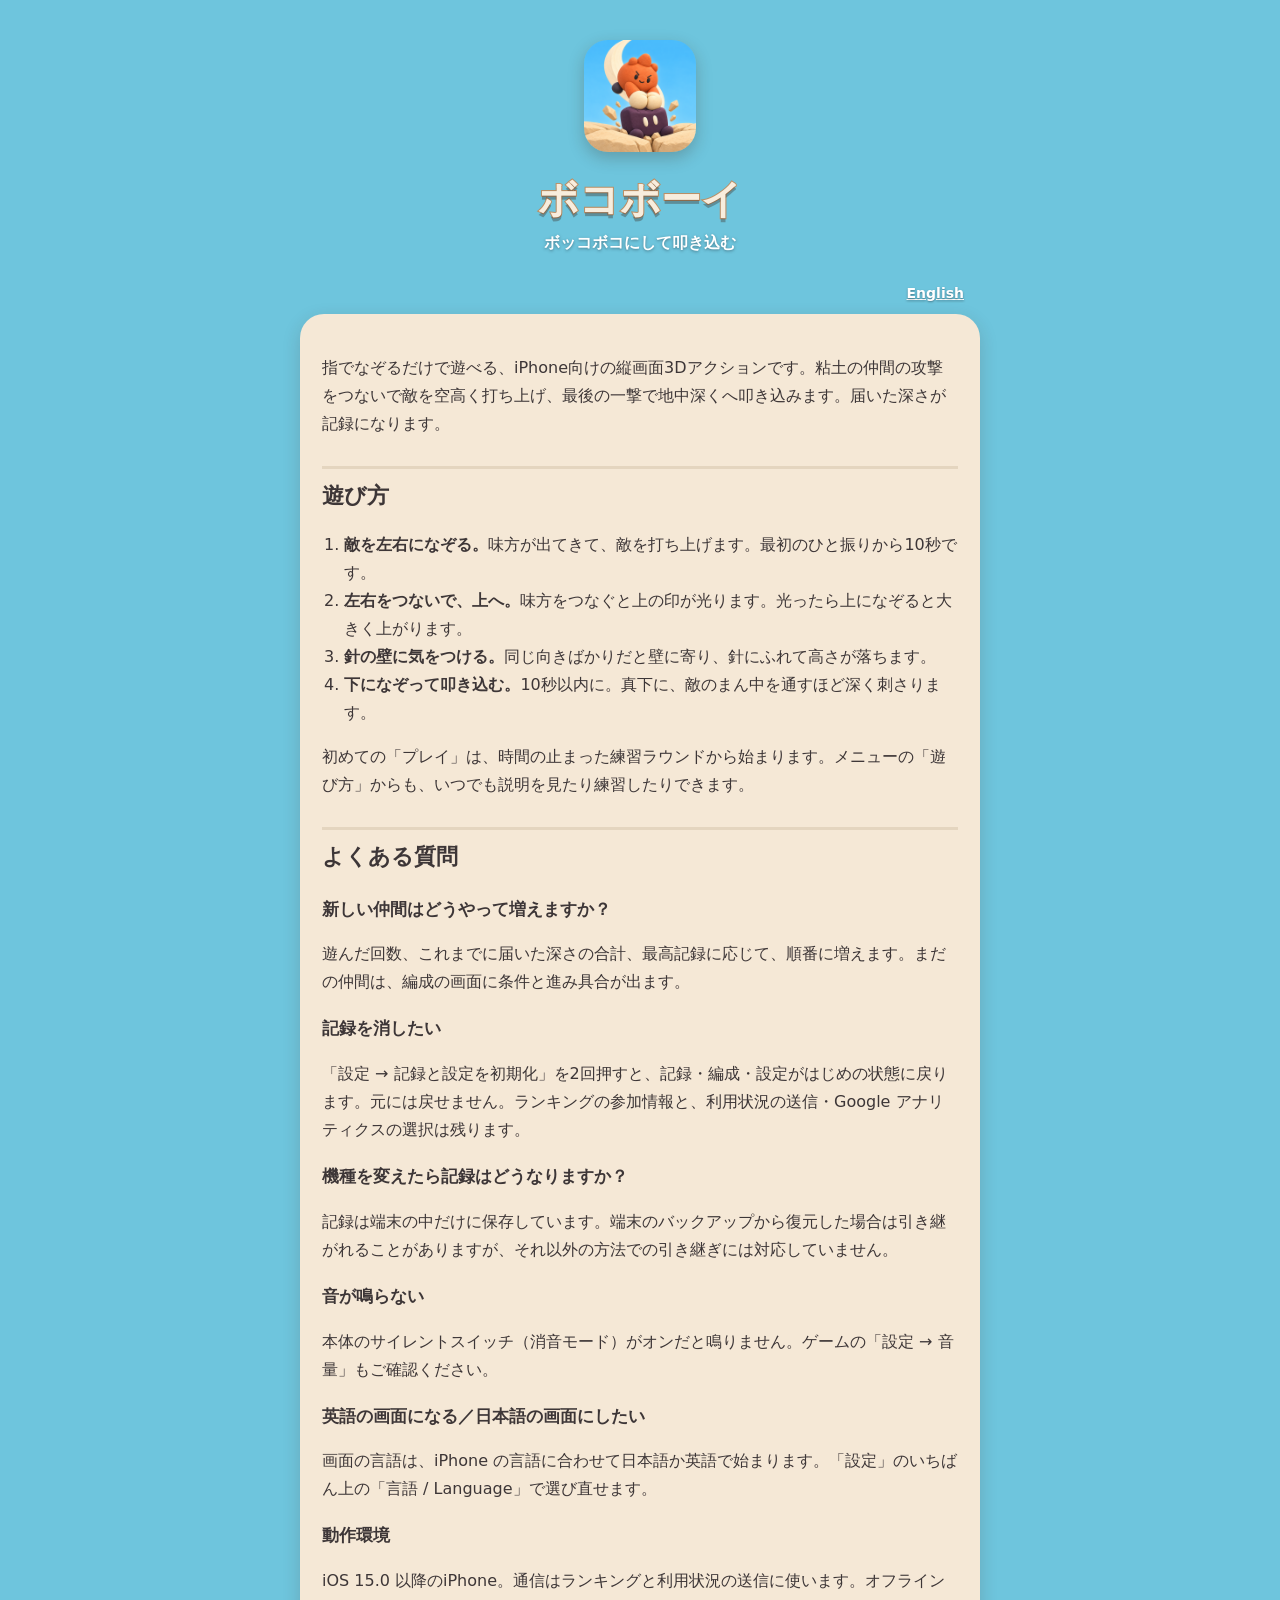
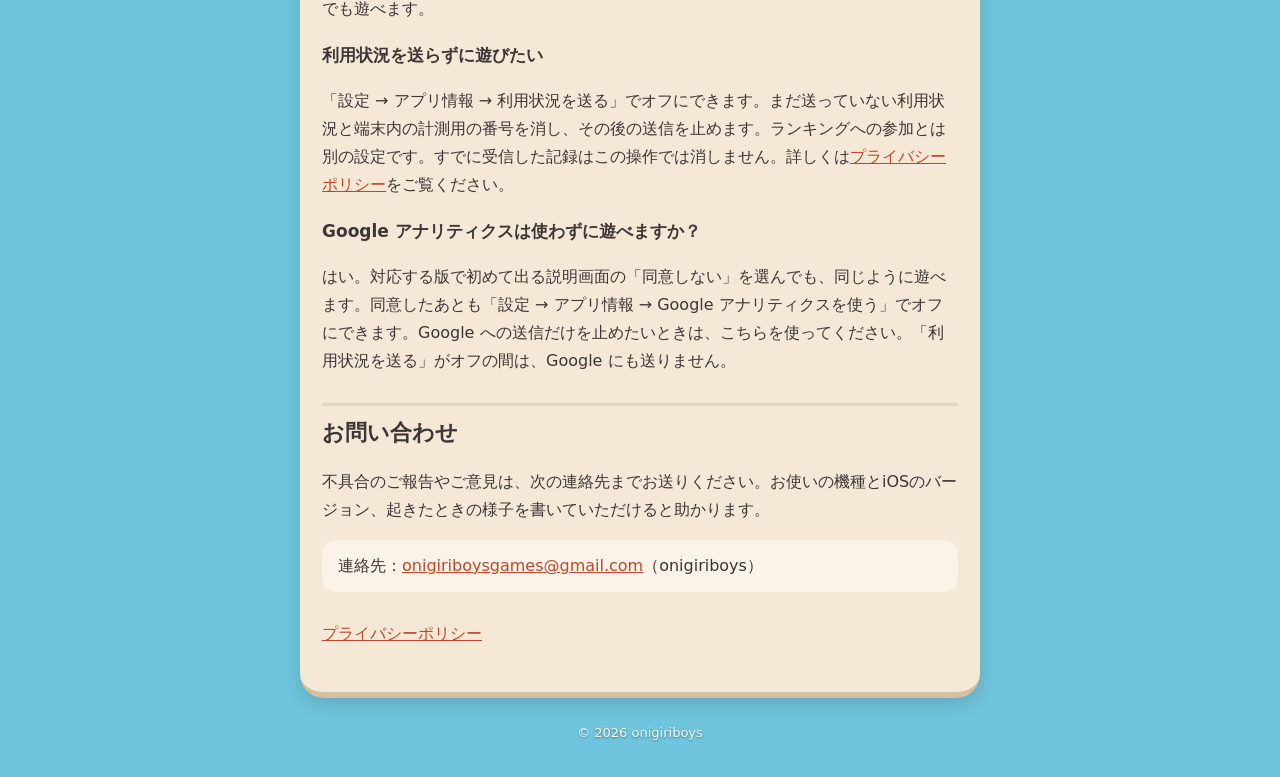
<file: index.html>
<!doctype html>
<html lang="ja">
<head>
<meta charset="utf-8">
<meta name="viewport" content="width=device-width, initial-scale=1">
<title>ボコボーイ｜サポート</title>
<meta name="description" content="ボッコボコにして叩き込む。iPhone向け縦画面アクション「ボコボーイ」のサポートページ。">
<link rel="alternate" hreflang="en" href="en.html">
<link rel="stylesheet" href="style.css">
</head>
<body>
<header class="hero">
  <img src="icon.png" alt="" width="112" height="112" class="icon">
  <h1>ボコボーイ</h1>
  <p class="tagline">ボッコボコにして叩き込む</p>
</header>
<p class="lang"><a href="en.html" hreflang="en" lang="en">English</a></p>
<main>
  <p>指でなぞるだけで遊べる、iPhone向けの縦画面3Dアクションです。粘土の仲間の攻撃をつないで敵を空高く打ち上げ、最後の一撃で地中深くへ叩き込みます。届いた深さが記録になります。</p>

  <h2>遊び方</h2>
  <ol>
    <li><strong>敵を左右になぞる。</strong>味方が出てきて、敵を打ち上げます。最初のひと振りから10秒です。</li>
    <li><strong>左右をつないで、上へ。</strong>味方をつなぐと上の印が光ります。光ったら上になぞると大きく上がります。</li>
    <li><strong>針の壁に気をつける。</strong>同じ向きばかりだと壁に寄り、針にふれて高さが落ちます。</li>
    <li><strong>下になぞって叩き込む。</strong>10秒以内に。真下に、敵のまん中を通すほど深く刺さります。</li>
  </ol>
  <p>初めての「プレイ」は、時間の止まった練習ラウンドから始まります。メニューの「遊び方」からも、いつでも説明を見たり練習したりできます。</p>

  <h2>よくある質問</h2>
  <h3>新しい仲間はどうやって増えますか？</h3>
  <p>遊んだ回数、これまでに届いた深さの合計、最高記録に応じて、順番に増えます。まだの仲間は、編成の画面に条件と進み具合が出ます。</p>
  <h3>記録を消したい</h3>
  <p>「設定 → 記録と設定を初期化」を2回押すと、記録・編成・設定がはじめの状態に戻ります。元には戻せません。ランキングの参加情報と、利用状況の送信・Google アナリティクスの選択は残ります。</p>
  <h3>機種を変えたら記録はどうなりますか？</h3>
  <p>記録は端末の中だけに保存しています。端末のバックアップから復元した場合は引き継がれることがありますが、それ以外の方法での引き継ぎには対応していません。</p>
  <h3>音が鳴らない</h3>
  <p>本体のサイレントスイッチ（消音モード）がオンだと鳴りません。ゲームの「設定 → 音量」もご確認ください。</p>
  <h3>英語の画面になる／日本語の画面にしたい</h3>
  <p>画面の言語は、iPhone の言語に合わせて日本語か英語で始まります。「設定」のいちばん上の「言語 / Language」で選び直せます。</p>
  <h3>動作環境</h3>
  <p>iOS 15.0 以降のiPhone。通信はランキングと利用状況の送信に使います。オフラインでも遊べます。</p>
  <h3>利用状況を送らずに遊びたい</h3>
  <p>「設定 → アプリ情報 → 利用状況を送る」でオフにできます。まだ送っていない利用状況と端末内の計測用の番号を消し、その後の送信を止めます。ランキングへの参加とは別の設定です。すでに受信した記録はこの操作では消しません。詳しくは<a href="privacy.html">プライバシーポリシー</a>をご覧ください。</p>
  <h3>Google アナリティクスは使わずに遊べますか？</h3>
  <p>はい。対応する版で初めて出る説明画面の「同意しない」を選んでも、同じように遊べます。同意したあとも「設定 → アプリ情報 → Google アナリティクスを使う」でオフにできます。Google への送信だけを止めたいときは、こちらを使ってください。「利用状況を送る」がオフの間は、Google にも送りません。</p>

  <h2 id="contact">お問い合わせ</h2>
  <p>不具合のご報告やご意見は、次の連絡先までお送りください。お使いの機種とiOSのバージョン、起きたときの様子を書いていただけると助かります。</p>
  <p class="contact">連絡先：<a href="mailto:onigiriboysgames@gmail.com">onigiriboysgames@gmail.com</a>（onigiriboys）</p>

  <p class="links"><a href="privacy.html">プライバシーポリシー</a></p>
</main>
<footer>© 2026 onigiriboys</footer>
</body>
</html>
</file>
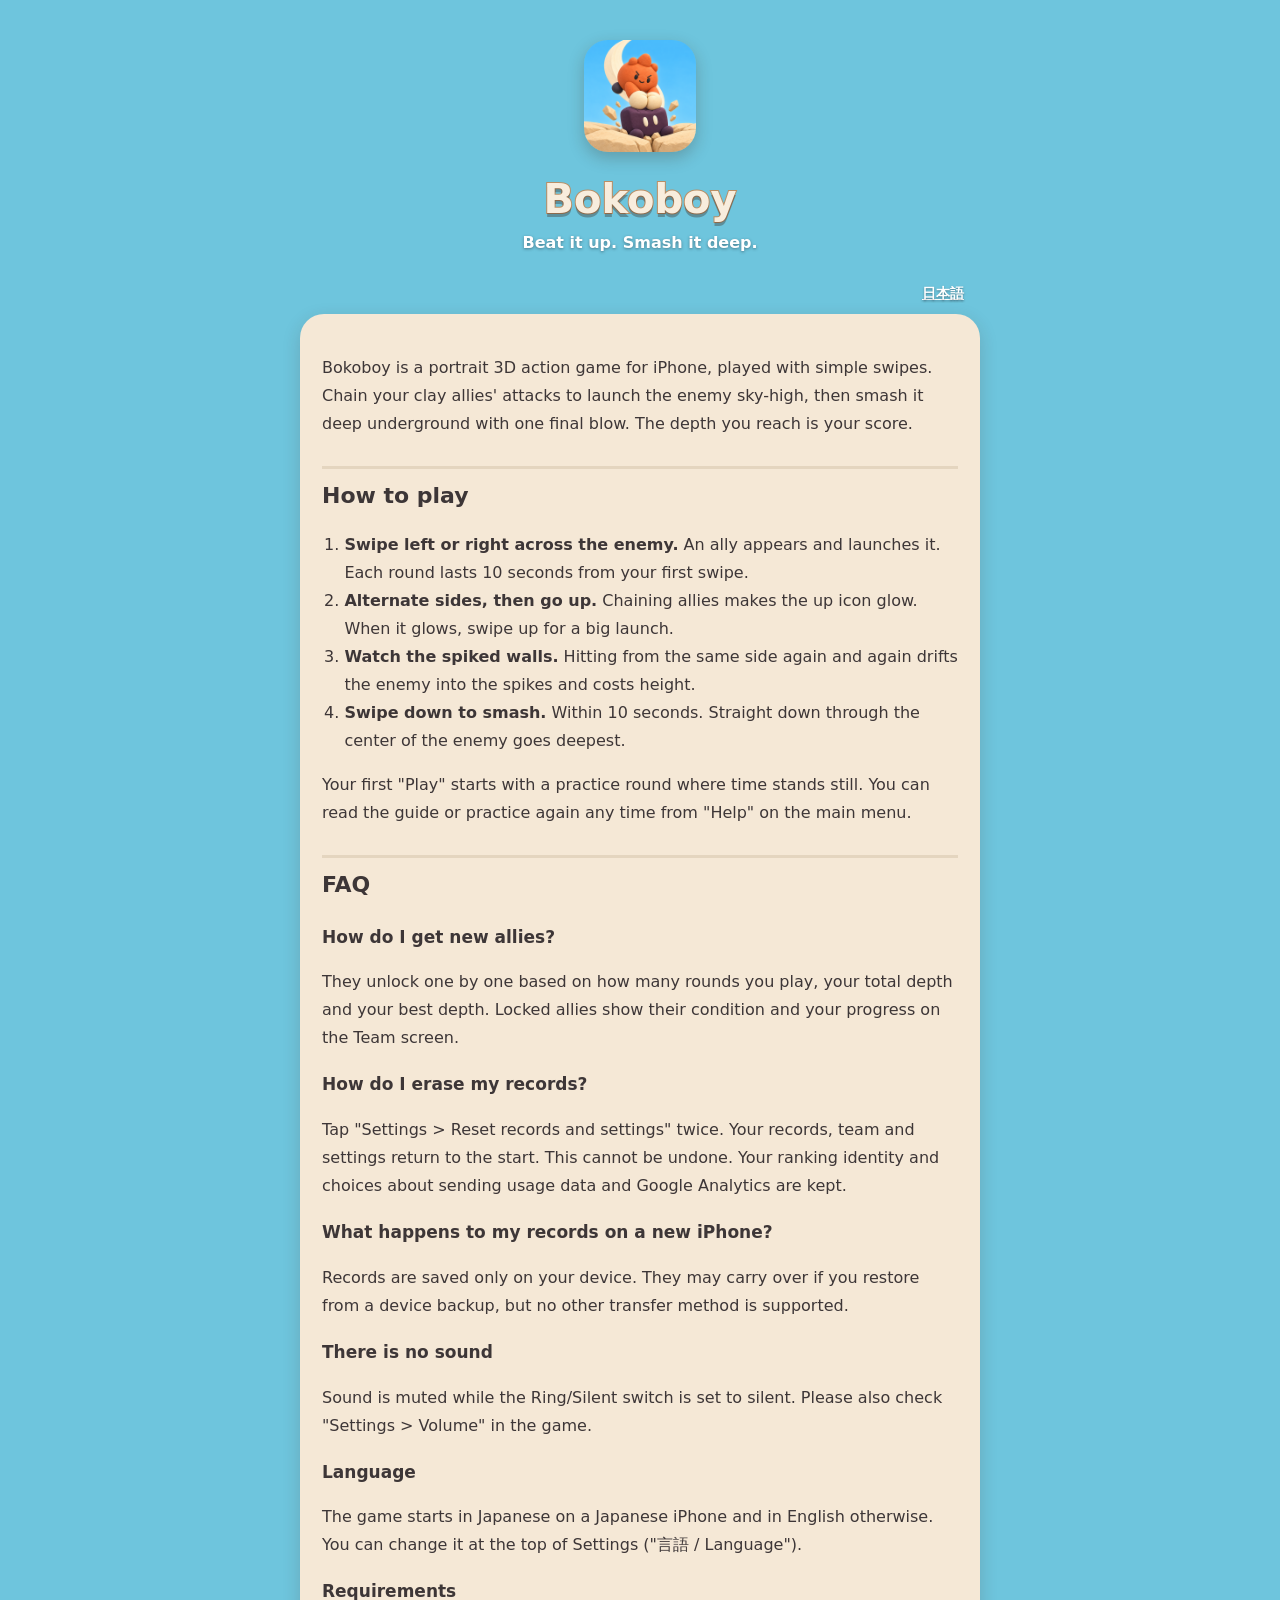
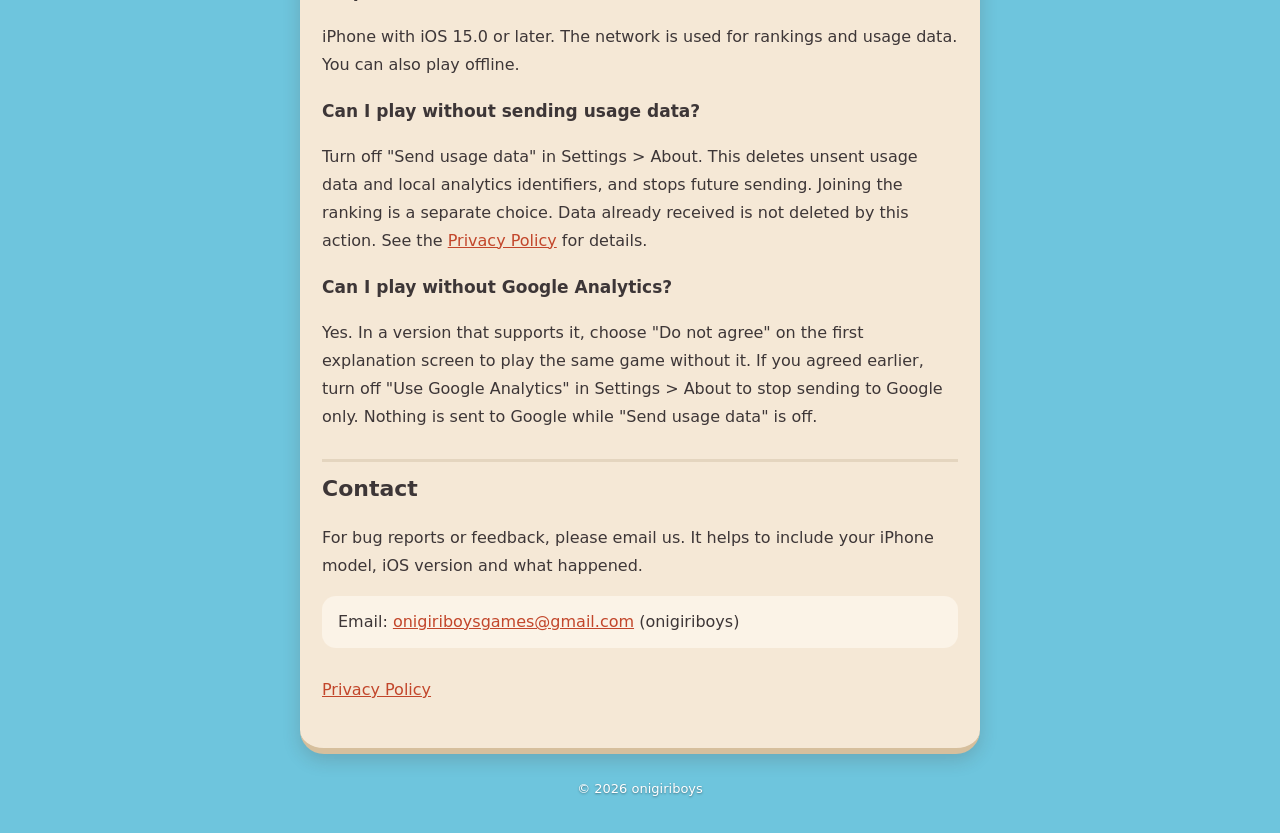
<file: en.html>
<!doctype html>
<html lang="en">
<head>
<meta charset="utf-8">
<meta name="viewport" content="width=device-width, initial-scale=1">
<title>Bokoboy | Support</title>
<meta name="description" content="Beat it up. Smash it deep. Support page for Bokoboy, a portrait action game for iPhone.">
<link rel="alternate" hreflang="ja" href="index.html">
<link rel="stylesheet" href="style.css">
</head>
<body>
<header class="hero">
  <img src="icon.png" alt="" width="112" height="112" class="icon">
  <h1>Bokoboy</h1>
  <p class="tagline">Beat it up. Smash it deep.</p>
</header>
<p class="lang"><a href="index.html" hreflang="ja" lang="ja">日本語</a></p>
<main>
  <p>Bokoboy is a portrait 3D action game for iPhone, played with simple swipes. Chain your clay allies' attacks to launch the enemy sky-high, then smash it deep underground with one final blow. The depth you reach is your score.</p>

  <h2>How to play</h2>
  <ol>
    <li><strong>Swipe left or right across the enemy.</strong> An ally appears and launches it. Each round lasts 10 seconds from your first swipe.</li>
    <li><strong>Alternate sides, then go up.</strong> Chaining allies makes the up icon glow. When it glows, swipe up for a big launch.</li>
    <li><strong>Watch the spiked walls.</strong> Hitting from the same side again and again drifts the enemy into the spikes and costs height.</li>
    <li><strong>Swipe down to smash.</strong> Within 10 seconds. Straight down through the center of the enemy goes deepest.</li>
  </ol>
  <p>Your first "Play" starts with a practice round where time stands still. You can read the guide or practice again any time from "Help" on the main menu.</p>

  <h2>FAQ</h2>
  <h3>How do I get new allies?</h3>
  <p>They unlock one by one based on how many rounds you play, your total depth and your best depth. Locked allies show their condition and your progress on the Team screen.</p>
  <h3>How do I erase my records?</h3>
  <p>Tap "Settings &gt; Reset records and settings" twice. Your records, team and settings return to the start. This cannot be undone. Your ranking identity and choices about sending usage data and Google Analytics are kept.</p>
  <h3>What happens to my records on a new iPhone?</h3>
  <p>Records are saved only on your device. They may carry over if you restore from a device backup, but no other transfer method is supported.</p>
  <h3>There is no sound</h3>
  <p>Sound is muted while the Ring/Silent switch is set to silent. Please also check "Settings &gt; Volume" in the game.</p>
  <h3>Language</h3>
  <p>The game starts in Japanese on a Japanese iPhone and in English otherwise. You can change it at the top of Settings ("言語 / Language").</p>
  <h3>Requirements</h3>
  <p>iPhone with iOS 15.0 or later. The network is used for rankings and usage data. You can also play offline.</p>
  <h3>Can I play without sending usage data?</h3>
  <p>Turn off "Send usage data" in Settings &gt; About. This deletes unsent usage data and local analytics identifiers, and stops future sending. Joining the ranking is a separate choice. Data already received is not deleted by this action. See the <a href="privacy-en.html">Privacy Policy</a> for details.</p>
  <h3>Can I play without Google Analytics?</h3>
  <p>Yes. In a version that supports it, choose "Do not agree" on the first explanation screen to play the same game without it. If you agreed earlier, turn off "Use Google Analytics" in Settings &gt; About to stop sending to Google only. Nothing is sent to Google while "Send usage data" is off.</p>

  <h2 id="contact">Contact</h2>
  <p>For bug reports or feedback, please email us. It helps to include your iPhone model, iOS version and what happened.</p>
  <p class="contact">Email: <a href="mailto:onigiriboysgames@gmail.com">onigiriboysgames@gmail.com</a> (onigiriboys)</p>

  <p class="links"><a href="privacy-en.html">Privacy Policy</a></p>
</main>
<footer>© 2026 onigiriboys</footer>
</body>
</html>
</file>
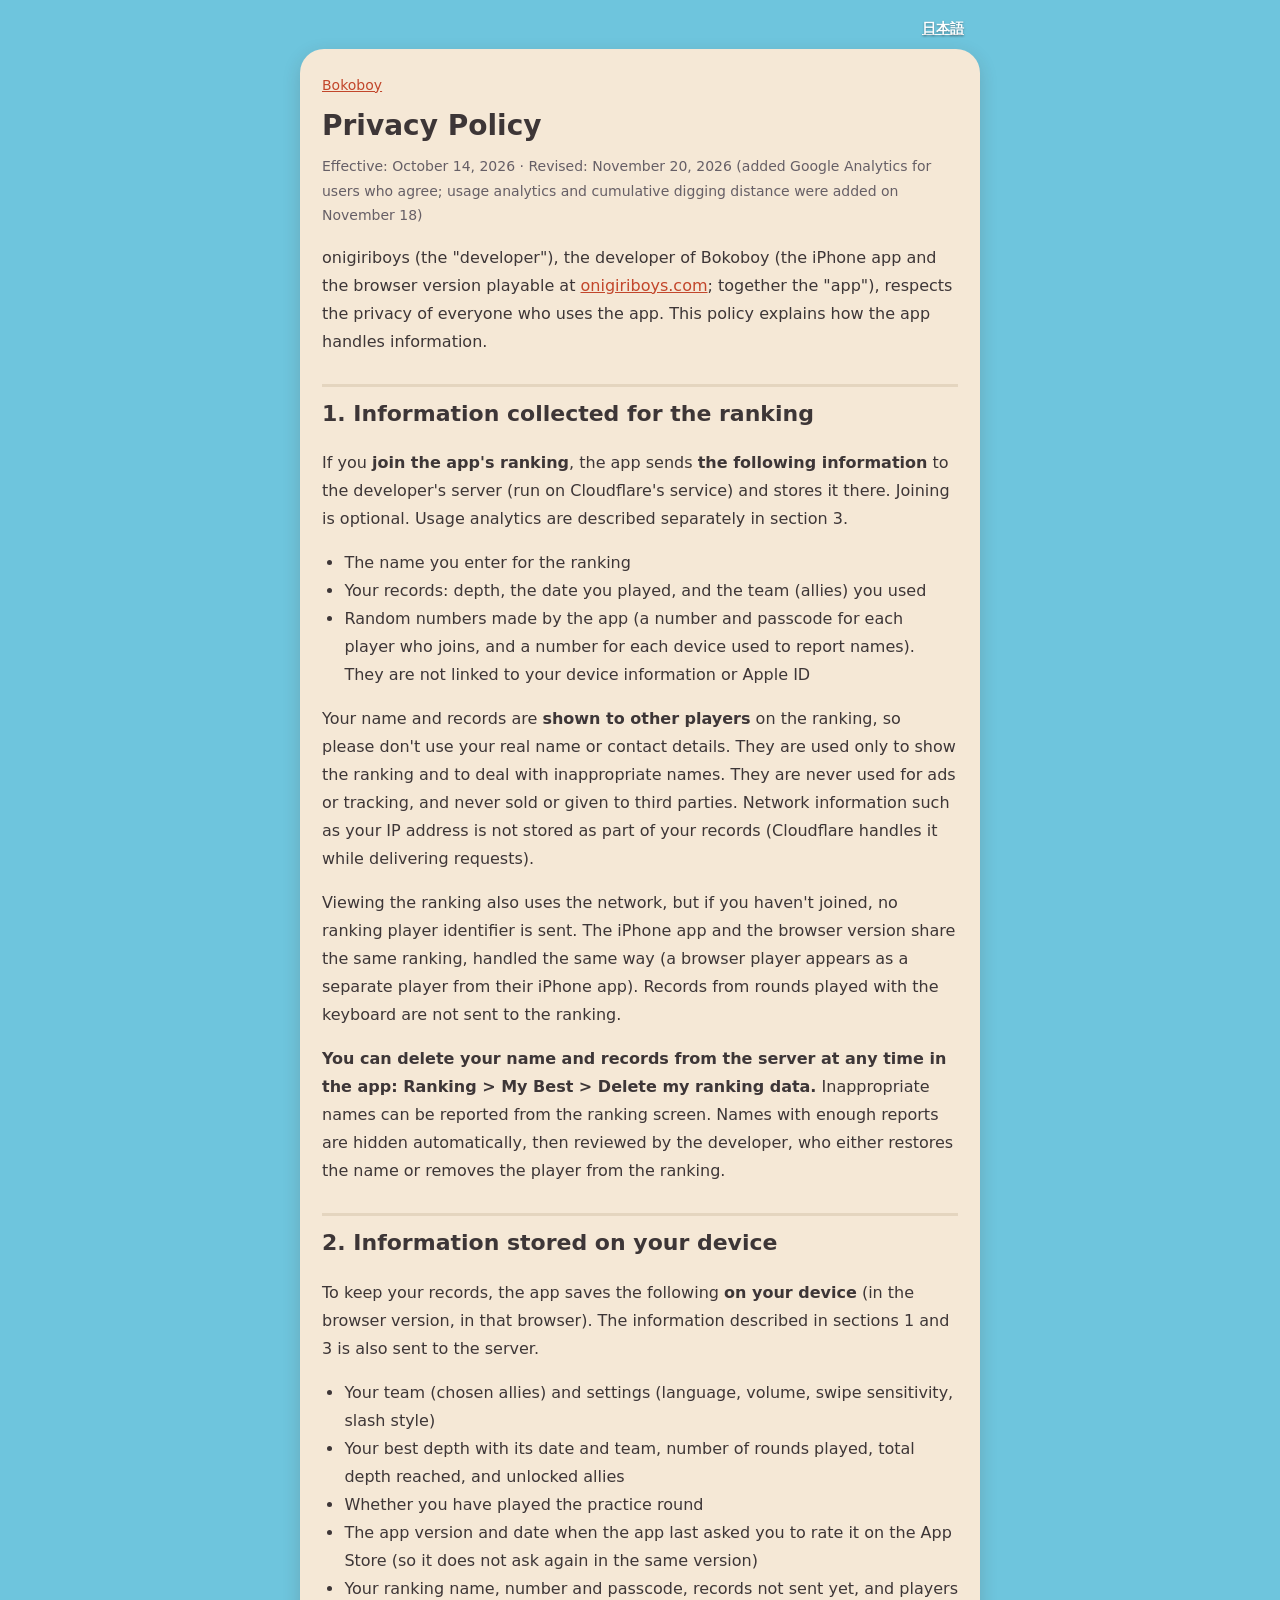
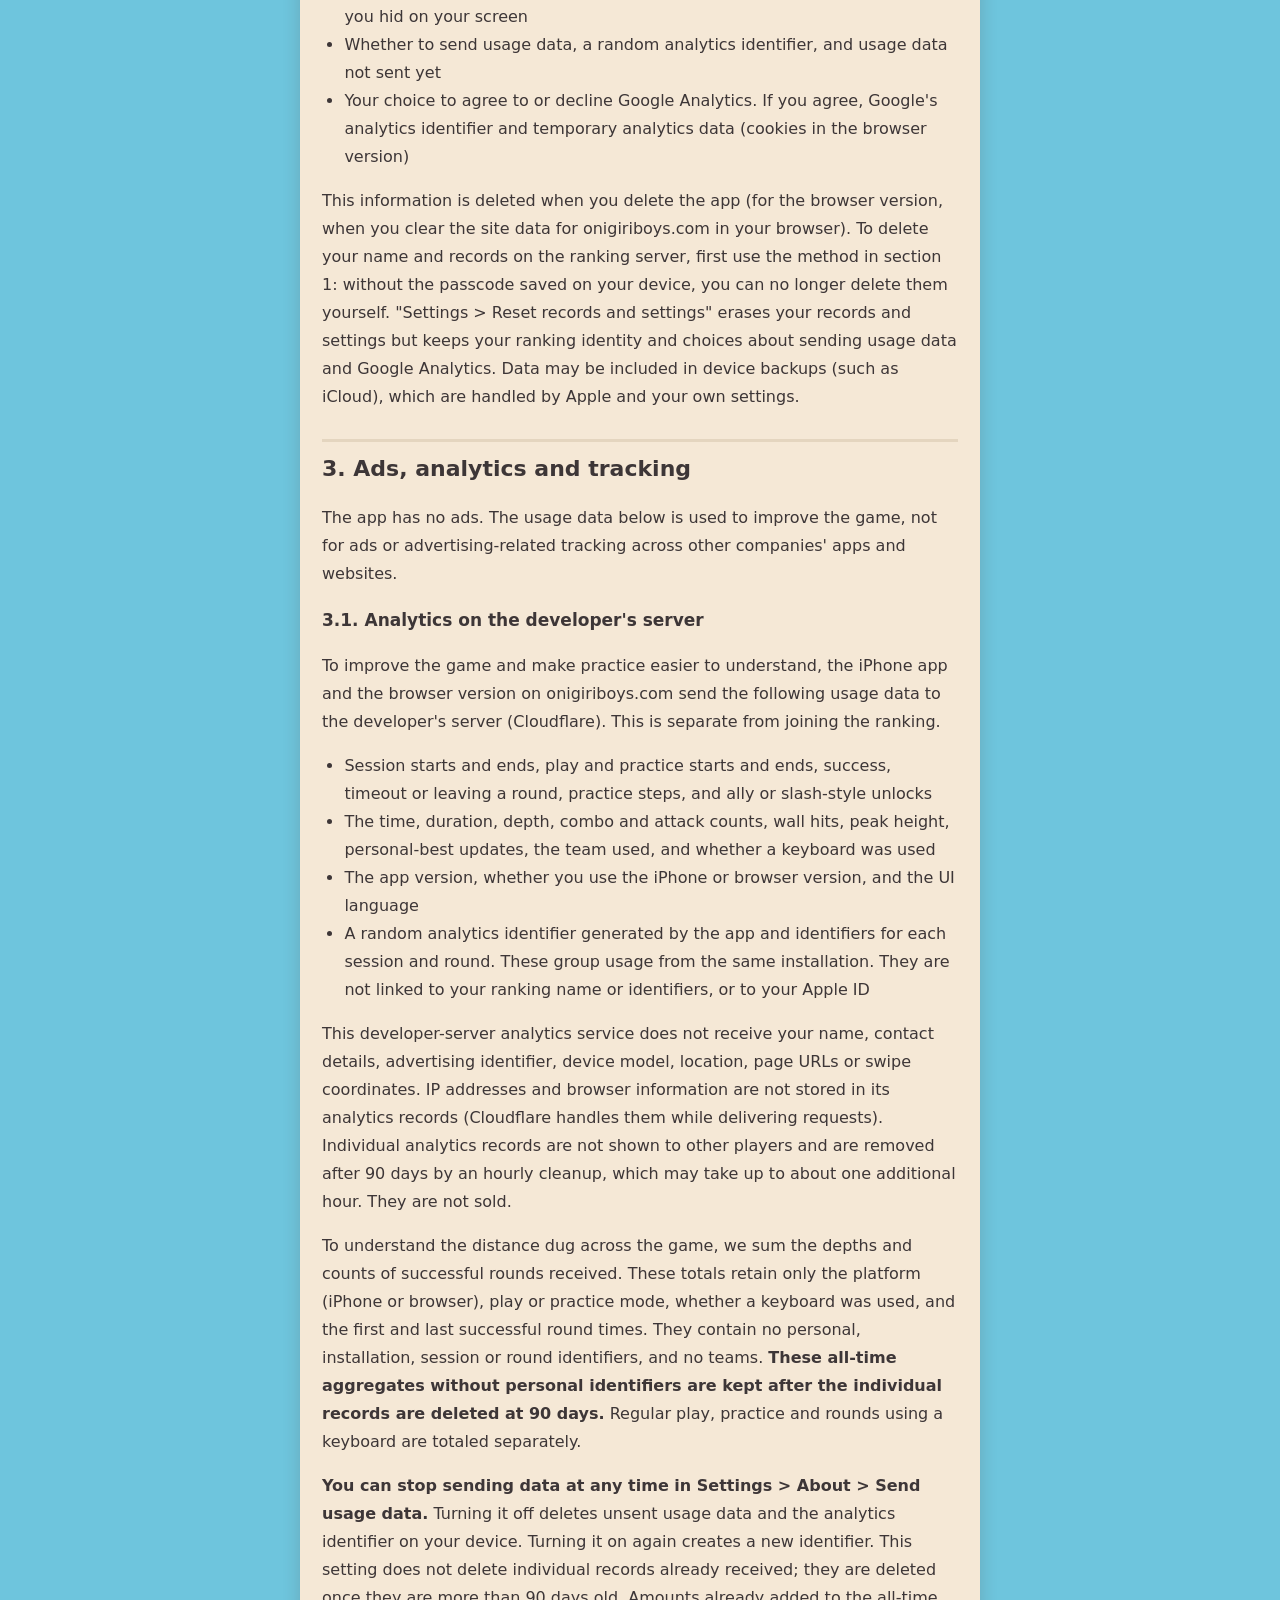
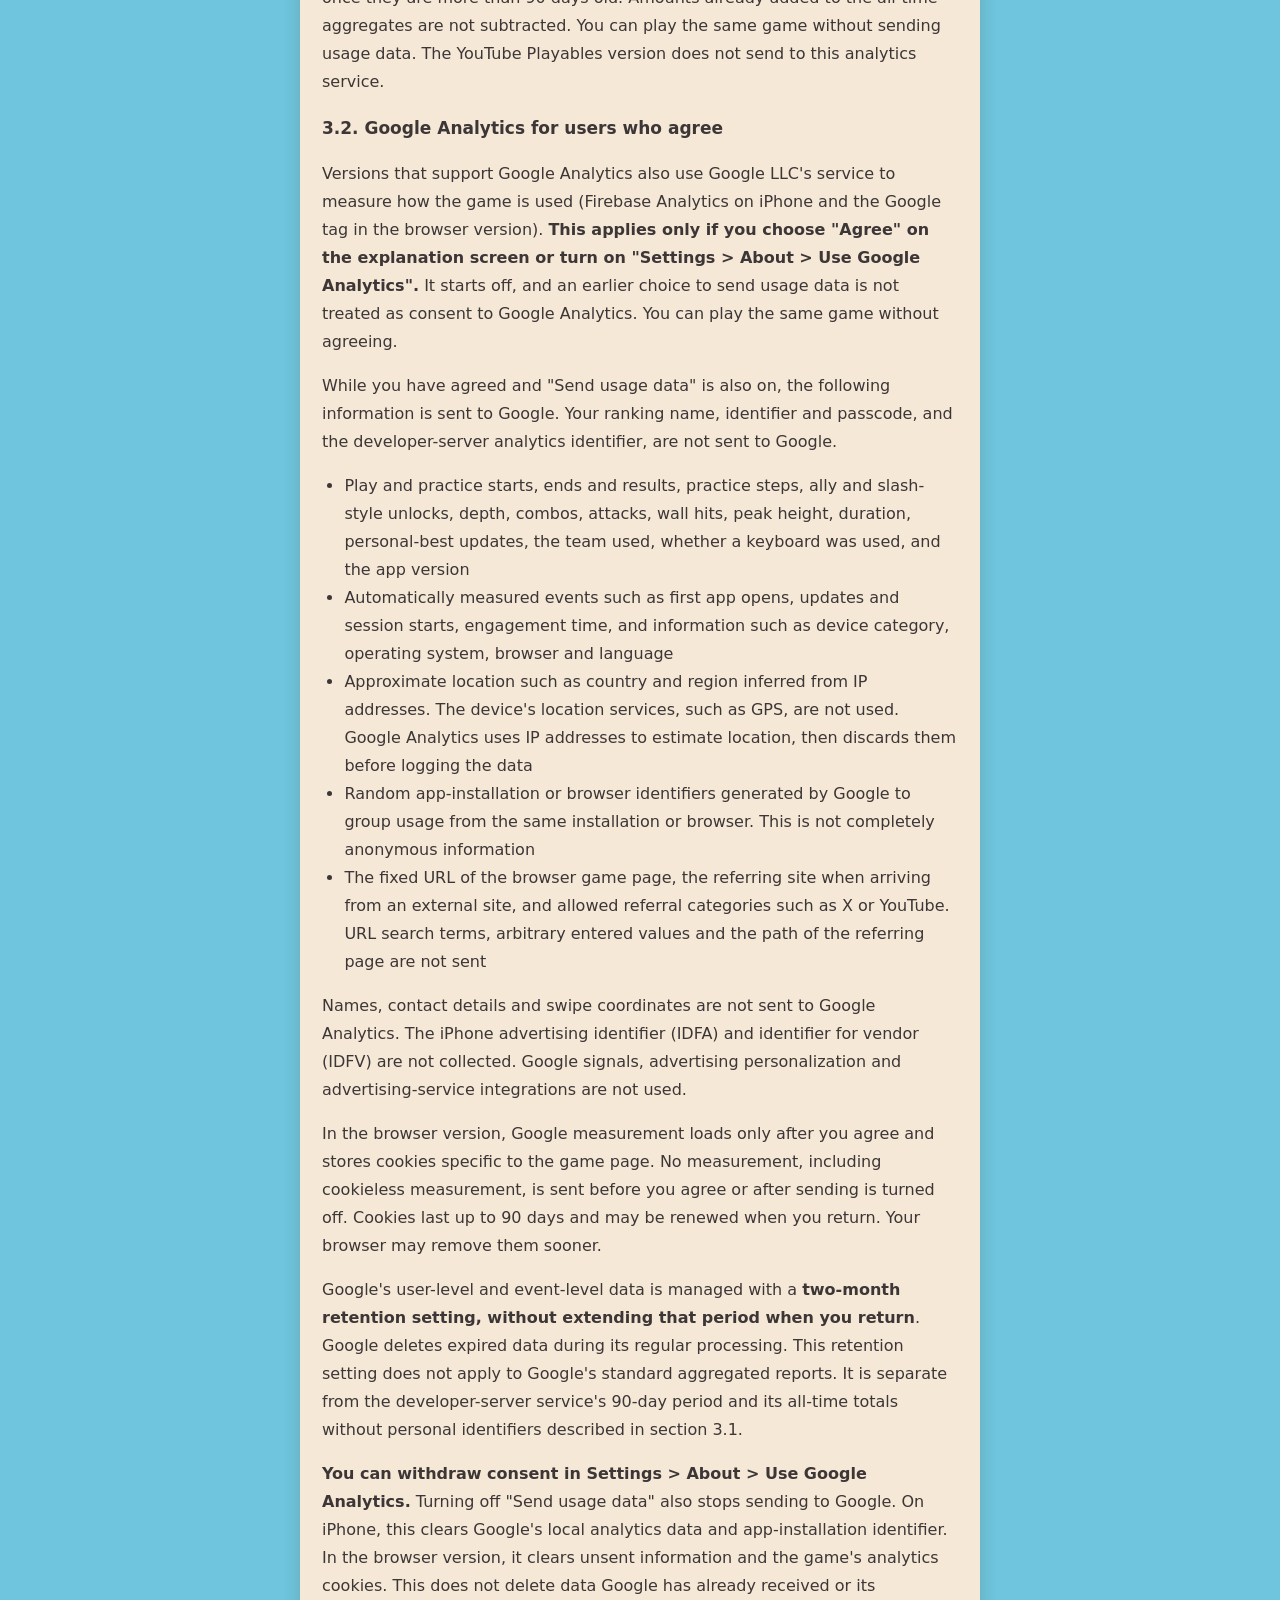
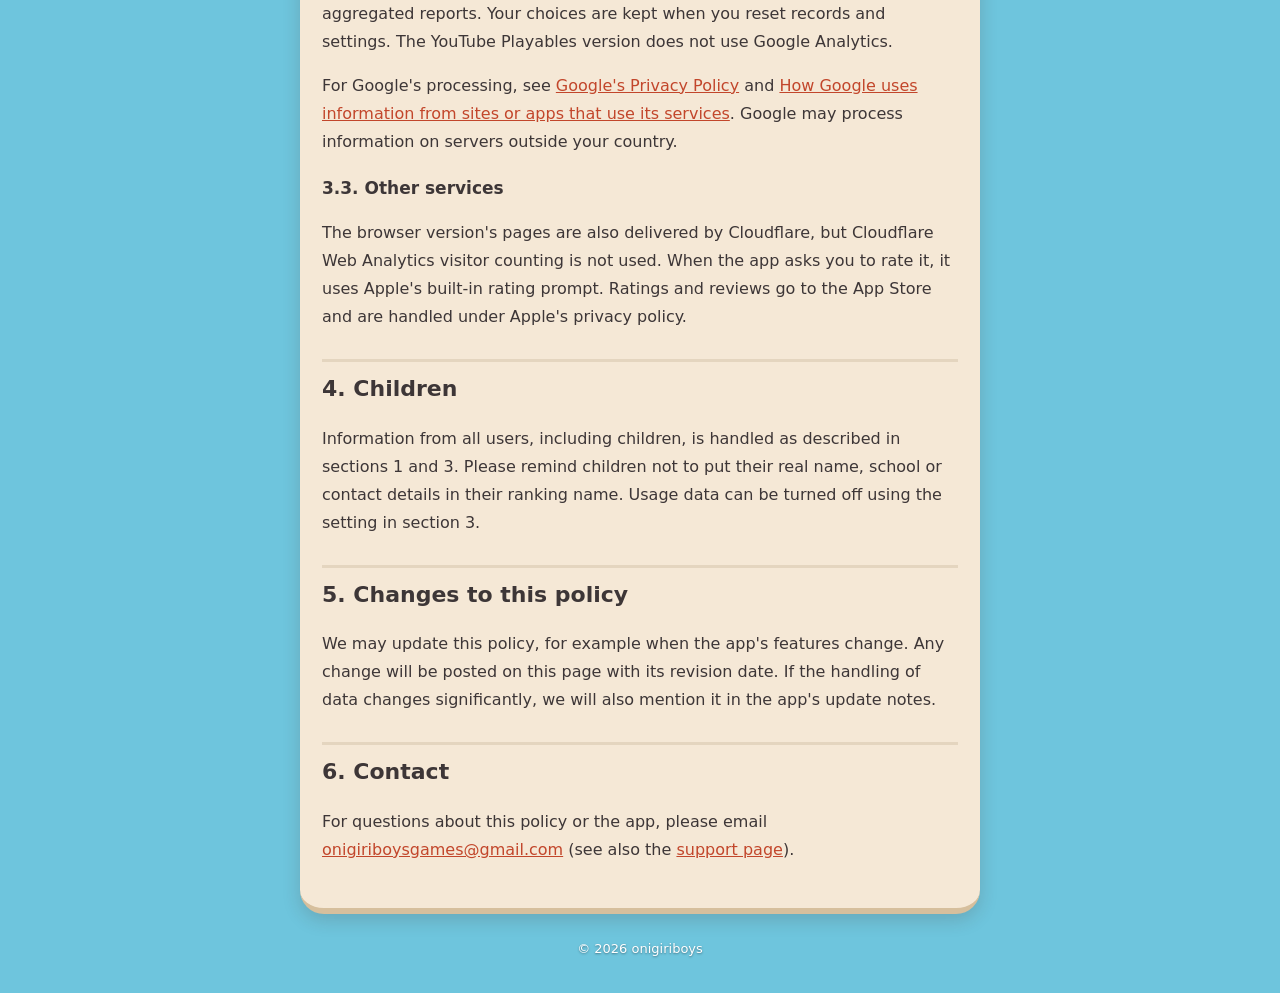
<file: privacy-en.html>
<!doctype html>
<html lang="en">
<head>
<meta charset="utf-8">
<meta name="viewport" content="width=device-width, initial-scale=1">
<title>Privacy Policy | Bokoboy</title>
<meta name="description" content="Privacy policy for Bokoboy, a game for iPhone.">
<link rel="alternate" hreflang="ja" href="privacy.html">
<link rel="stylesheet" href="style.css">
</head>
<body>
<p class="lang"><a href="privacy.html" hreflang="ja" lang="ja">日本語</a></p>
<main>
  <p class="crumb"><a href="en.html">Bokoboy</a></p>
  <h1>Privacy Policy</h1>
  <p class="date">Effective: October 14, 2026 · Revised: November 20, 2026 (added Google Analytics for users who agree; usage analytics and cumulative digging distance were added on November 18)</p>

  <p>onigiriboys (the "developer"), the developer of Bokoboy (the iPhone app and the browser version playable at <a href="https://onigiriboys.com/en/bokoboy/">onigiriboys.com</a>; together the "app"), respects the privacy of everyone who uses the app. This policy explains how the app handles information.</p>

  <h2>1. Information collected for the ranking</h2>
  <p>If you <strong>join the app's ranking</strong>, the app sends <strong>the following information</strong> to the developer's server (run on Cloudflare's service) and stores it there. Joining is optional. Usage analytics are described separately in section 3.</p>
  <ul>
    <li>The name you enter for the ranking</li>
    <li>Your records: depth, the date you played, and the team (allies) you used</li>
    <li>Random numbers made by the app (a number and passcode for each player who joins, and a number for each device used to report names). They are not linked to your device information or Apple ID</li>
  </ul>
  <p>Your name and records are <strong>shown to other players</strong> on the ranking, so please don't use your real name or contact details. They are used only to show the ranking and to deal with inappropriate names. They are never used for ads or tracking, and never sold or given to third parties. Network information such as your IP address is not stored as part of your records (Cloudflare handles it while delivering requests).</p>
  <p>Viewing the ranking also uses the network, but if you haven't joined, no ranking player identifier is sent. The iPhone app and the browser version share the same ranking, handled the same way (a browser player appears as a separate player from their iPhone app). Records from rounds played with the keyboard are not sent to the ranking.</p>
  <p><strong>You can delete your name and records from the server at any time in the app: Ranking &gt; My Best &gt; Delete my ranking data.</strong> Inappropriate names can be reported from the ranking screen. Names with enough reports are hidden automatically, then reviewed by the developer, who either restores the name or removes the player from the ranking.</p>

  <h2>2. Information stored on your device</h2>
  <p>To keep your records, the app saves the following <strong>on your device</strong> (in the browser version, in that browser). The information described in sections 1 and 3 is also sent to the server.</p>
  <ul>
    <li>Your team (chosen allies) and settings (language, volume, swipe sensitivity, slash style)</li>
    <li>Your best depth with its date and team, number of rounds played, total depth reached, and unlocked allies</li>
    <li>Whether you have played the practice round</li>
    <li>The app version and date when the app last asked you to rate it on the App Store (so it does not ask again in the same version)</li>
    <li>Your ranking name, number and passcode, records not sent yet, and players you hid on your screen</li>
    <li>Whether to send usage data, a random analytics identifier, and usage data not sent yet</li>
    <li>Your choice to agree to or decline Google Analytics. If you agree, Google's analytics identifier and temporary analytics data (cookies in the browser version)</li>
  </ul>
  <p>This information is deleted when you delete the app (for the browser version, when you clear the site data for onigiriboys.com in your browser). To delete your name and records on the ranking server, first use the method in section 1: without the passcode saved on your device, you can no longer delete them yourself. "Settings &gt; Reset records and settings" erases your records and settings but keeps your ranking identity and choices about sending usage data and Google Analytics. Data may be included in device backups (such as iCloud), which are handled by Apple and your own settings.</p>

  <h2>3. Ads, analytics and tracking</h2>
  <p>The app has no ads. The usage data below is used to improve the game, not for ads or advertising-related tracking across other companies' apps and websites.</p>
  <h3>3.1. Analytics on the developer's server</h3>
  <p>To improve the game and make practice easier to understand, the iPhone app and the browser version on onigiriboys.com send the following usage data to the developer's server (Cloudflare). This is separate from joining the ranking.</p>
  <ul>
    <li>Session starts and ends, play and practice starts and ends, success, timeout or leaving a round, practice steps, and ally or slash-style unlocks</li>
    <li>The time, duration, depth, combo and attack counts, wall hits, peak height, personal-best updates, the team used, and whether a keyboard was used</li>
    <li>The app version, whether you use the iPhone or browser version, and the UI language</li>
    <li>A random analytics identifier generated by the app and identifiers for each session and round. These group usage from the same installation. They are not linked to your ranking name or identifiers, or to your Apple ID</li>
  </ul>
  <p>This developer-server analytics service does not receive your name, contact details, advertising identifier, device model, location, page URLs or swipe coordinates. IP addresses and browser information are not stored in its analytics records (Cloudflare handles them while delivering requests). Individual analytics records are not shown to other players and are removed after 90 days by an hourly cleanup, which may take up to about one additional hour. They are not sold.</p>
  <p>To understand the distance dug across the game, we sum the depths and counts of successful rounds received. These totals retain only the platform (iPhone or browser), play or practice mode, whether a keyboard was used, and the first and last successful round times. They contain no personal, installation, session or round identifiers, and no teams. <strong>These all-time aggregates without personal identifiers are kept after the individual records are deleted at 90 days.</strong> Regular play, practice and rounds using a keyboard are totaled separately.</p>
  <p><strong>You can stop sending data at any time in Settings &gt; About &gt; Send usage data.</strong> Turning it off deletes unsent usage data and the analytics identifier on your device. Turning it on again creates a new identifier. This setting does not delete individual records already received; they are deleted once they are more than 90 days old. Amounts already added to the all-time aggregates are not subtracted. You can play the same game without sending usage data. The YouTube Playables version does not send to this analytics service.</p>
  <h3>3.2. Google Analytics for users who agree</h3>
  <p>Versions that support Google Analytics also use Google LLC's service to measure how the game is used (Firebase Analytics on iPhone and the Google tag in the browser version). <strong>This applies only if you choose "Agree" on the explanation screen or turn on "Settings &gt; About &gt; Use Google Analytics".</strong> It starts off, and an earlier choice to send usage data is not treated as consent to Google Analytics. You can play the same game without agreeing.</p>
  <p>While you have agreed and "Send usage data" is also on, the following information is sent to Google. Your ranking name, identifier and passcode, and the developer-server analytics identifier, are not sent to Google.</p>
  <ul>
    <li>Play and practice starts, ends and results, practice steps, ally and slash-style unlocks, depth, combos, attacks, wall hits, peak height, duration, personal-best updates, the team used, whether a keyboard was used, and the app version</li>
    <li>Automatically measured events such as first app opens, updates and session starts, engagement time, and information such as device category, operating system, browser and language</li>
    <li>Approximate location such as country and region inferred from IP addresses. The device's location services, such as GPS, are not used. Google Analytics uses IP addresses to estimate location, then discards them before logging the data</li>
    <li>Random app-installation or browser identifiers generated by Google to group usage from the same installation or browser. This is not completely anonymous information</li>
    <li>The fixed URL of the browser game page, the referring site when arriving from an external site, and allowed referral categories such as X or YouTube. URL search terms, arbitrary entered values and the path of the referring page are not sent</li>
  </ul>
  <p>Names, contact details and swipe coordinates are not sent to Google Analytics. The iPhone advertising identifier (IDFA) and identifier for vendor (IDFV) are not collected. Google signals, advertising personalization and advertising-service integrations are not used.</p>
  <p>In the browser version, Google measurement loads only after you agree and stores cookies specific to the game page. No measurement, including cookieless measurement, is sent before you agree or after sending is turned off. Cookies last up to 90 days and may be renewed when you return. Your browser may remove them sooner.</p>
  <p>Google's user-level and event-level data is managed with a <strong>two-month retention setting, without extending that period when you return</strong>. Google deletes expired data during its regular processing. This retention setting does not apply to Google's standard aggregated reports. It is separate from the developer-server service's 90-day period and its all-time totals without personal identifiers described in section 3.1.</p>
  <p><strong>You can withdraw consent in Settings &gt; About &gt; Use Google Analytics.</strong> Turning off "Send usage data" also stops sending to Google. On iPhone, this clears Google's local analytics data and app-installation identifier. In the browser version, it clears unsent information and the game's analytics cookies. This does not delete data Google has already received or its aggregated reports. Your choices are kept when you reset records and settings. The YouTube Playables version does not use Google Analytics.</p>
  <p>For Google's processing, see <a href="https://policies.google.com/privacy?hl=en">Google's Privacy Policy</a> and <a href="https://policies.google.com/technologies/partner-sites?hl=en">How Google uses information from sites or apps that use its services</a>. Google may process information on servers outside your country.</p>
  <h3>3.3. Other services</h3>
  <p>The browser version's pages are also delivered by Cloudflare, but Cloudflare Web Analytics visitor counting is not used. When the app asks you to rate it, it uses Apple's built-in rating prompt. Ratings and reviews go to the App Store and are handled under Apple's privacy policy.</p>

  <h2>4. Children</h2>
  <p>Information from all users, including children, is handled as described in sections 1 and 3. Please remind children not to put their real name, school or contact details in their ranking name. Usage data can be turned off using the setting in section 3.</p>

  <h2>5. Changes to this policy</h2>
  <p>We may update this policy, for example when the app's features change. Any change will be posted on this page with its revision date. If the handling of data changes significantly, we will also mention it in the app's update notes.</p>

  <h2>6. Contact</h2>
  <p>For questions about this policy or the app, please email <a href="mailto:onigiriboysgames@gmail.com">onigiriboysgames@gmail.com</a> (see also the <a href="en.html#contact">support page</a>).</p>
</main>
<footer>© 2026 onigiriboys</footer>
</body>
</html>
</file>
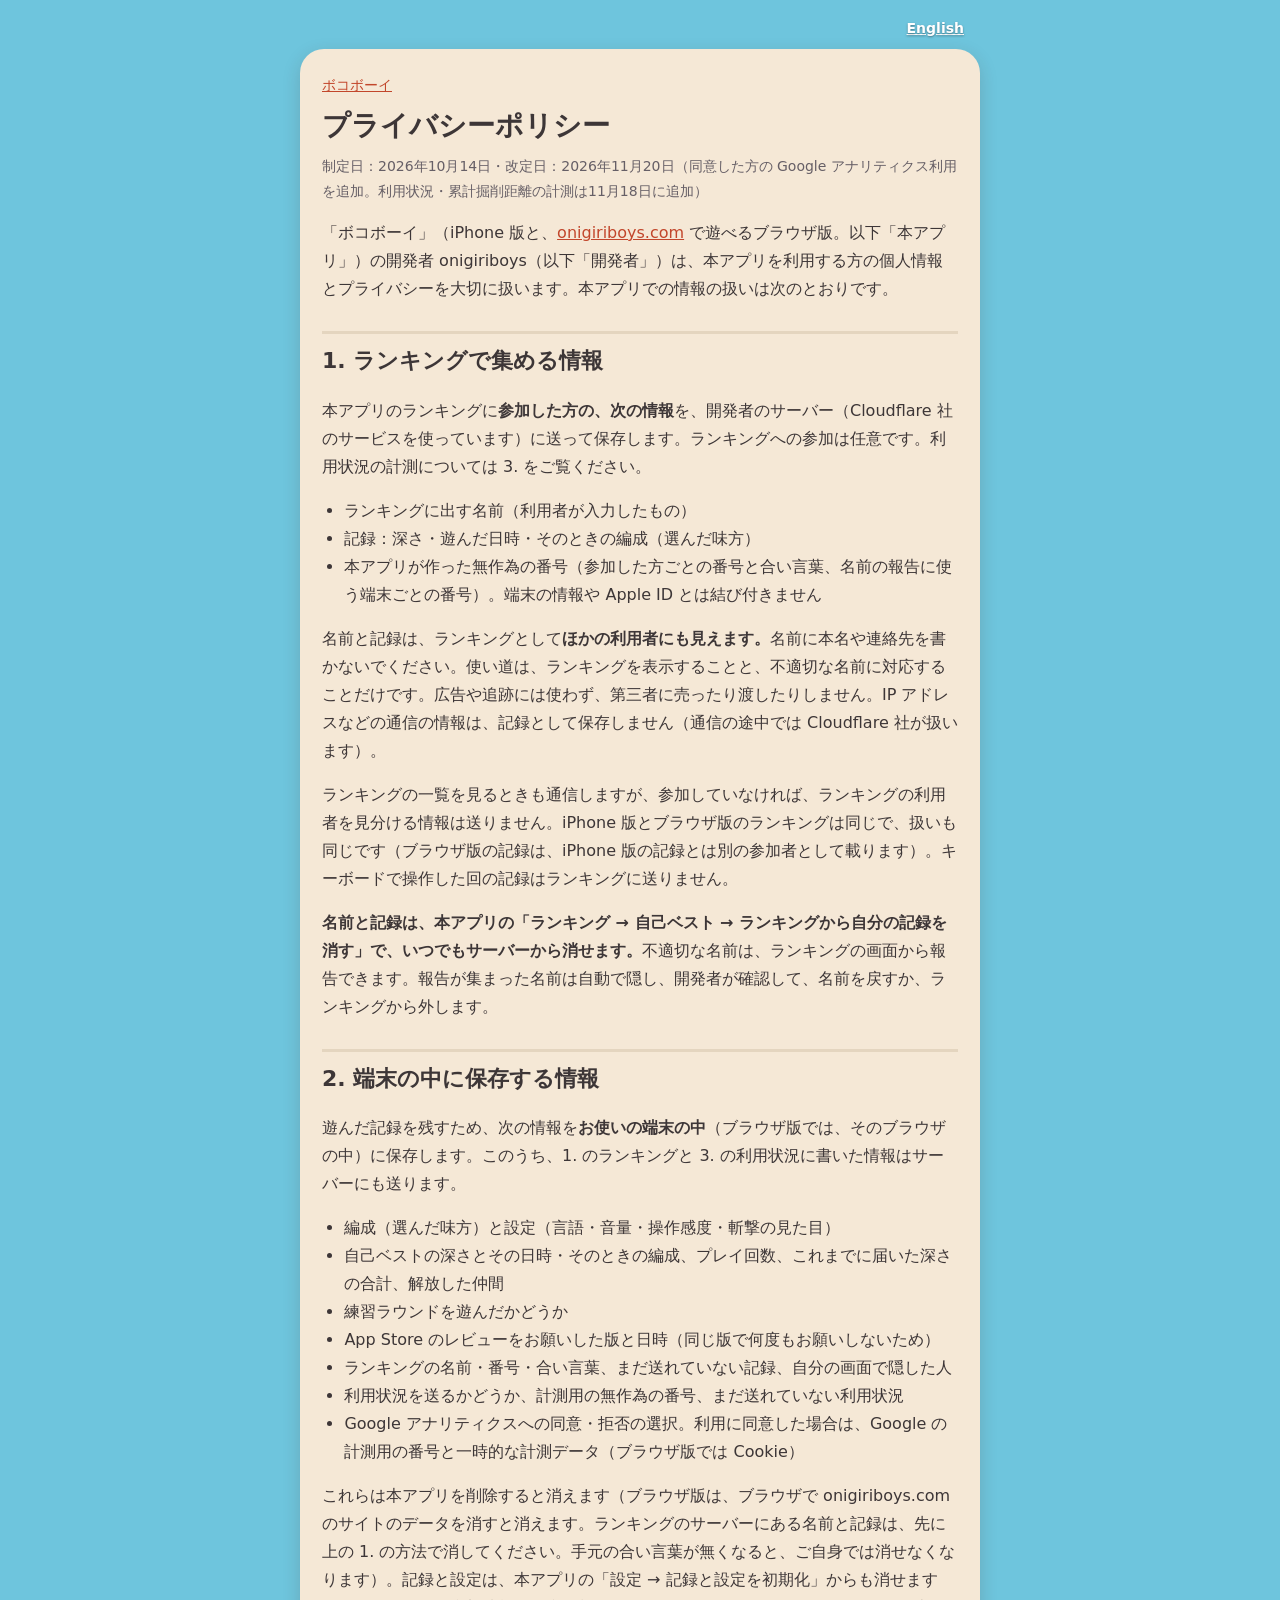
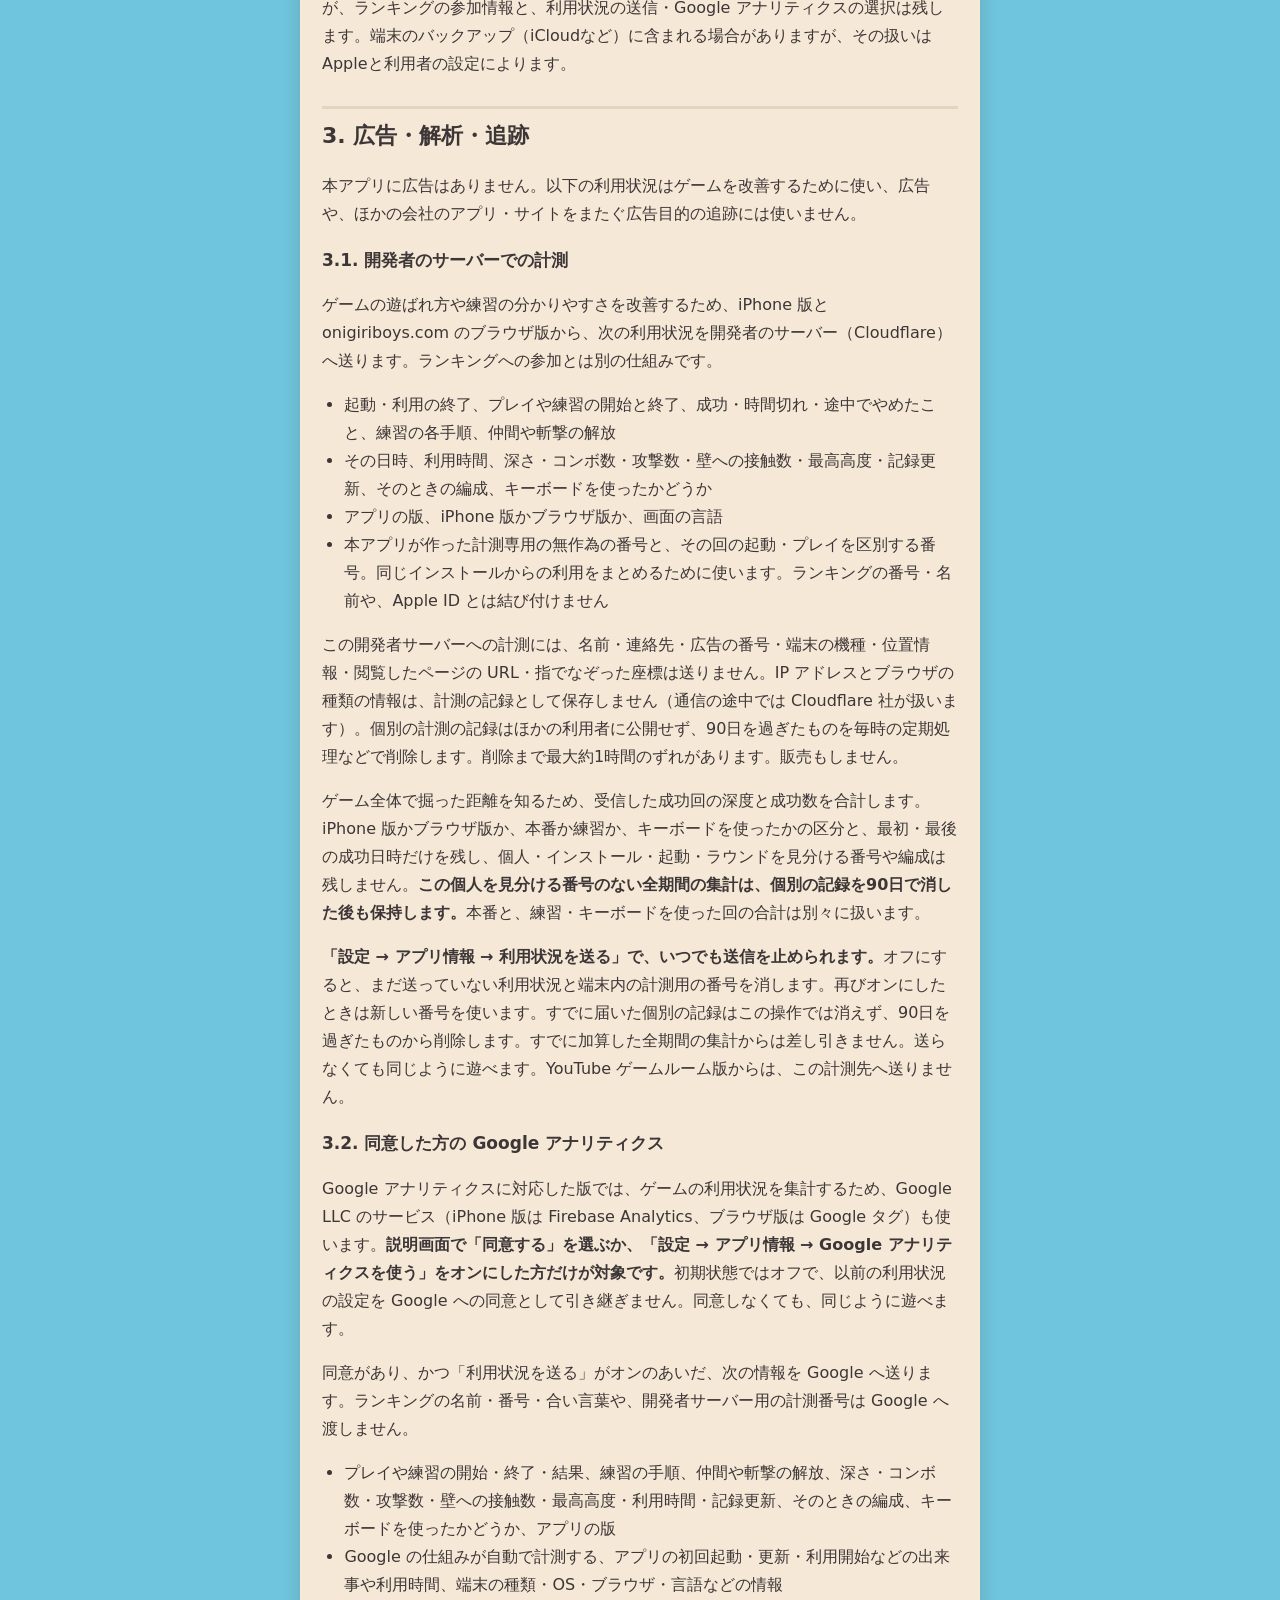
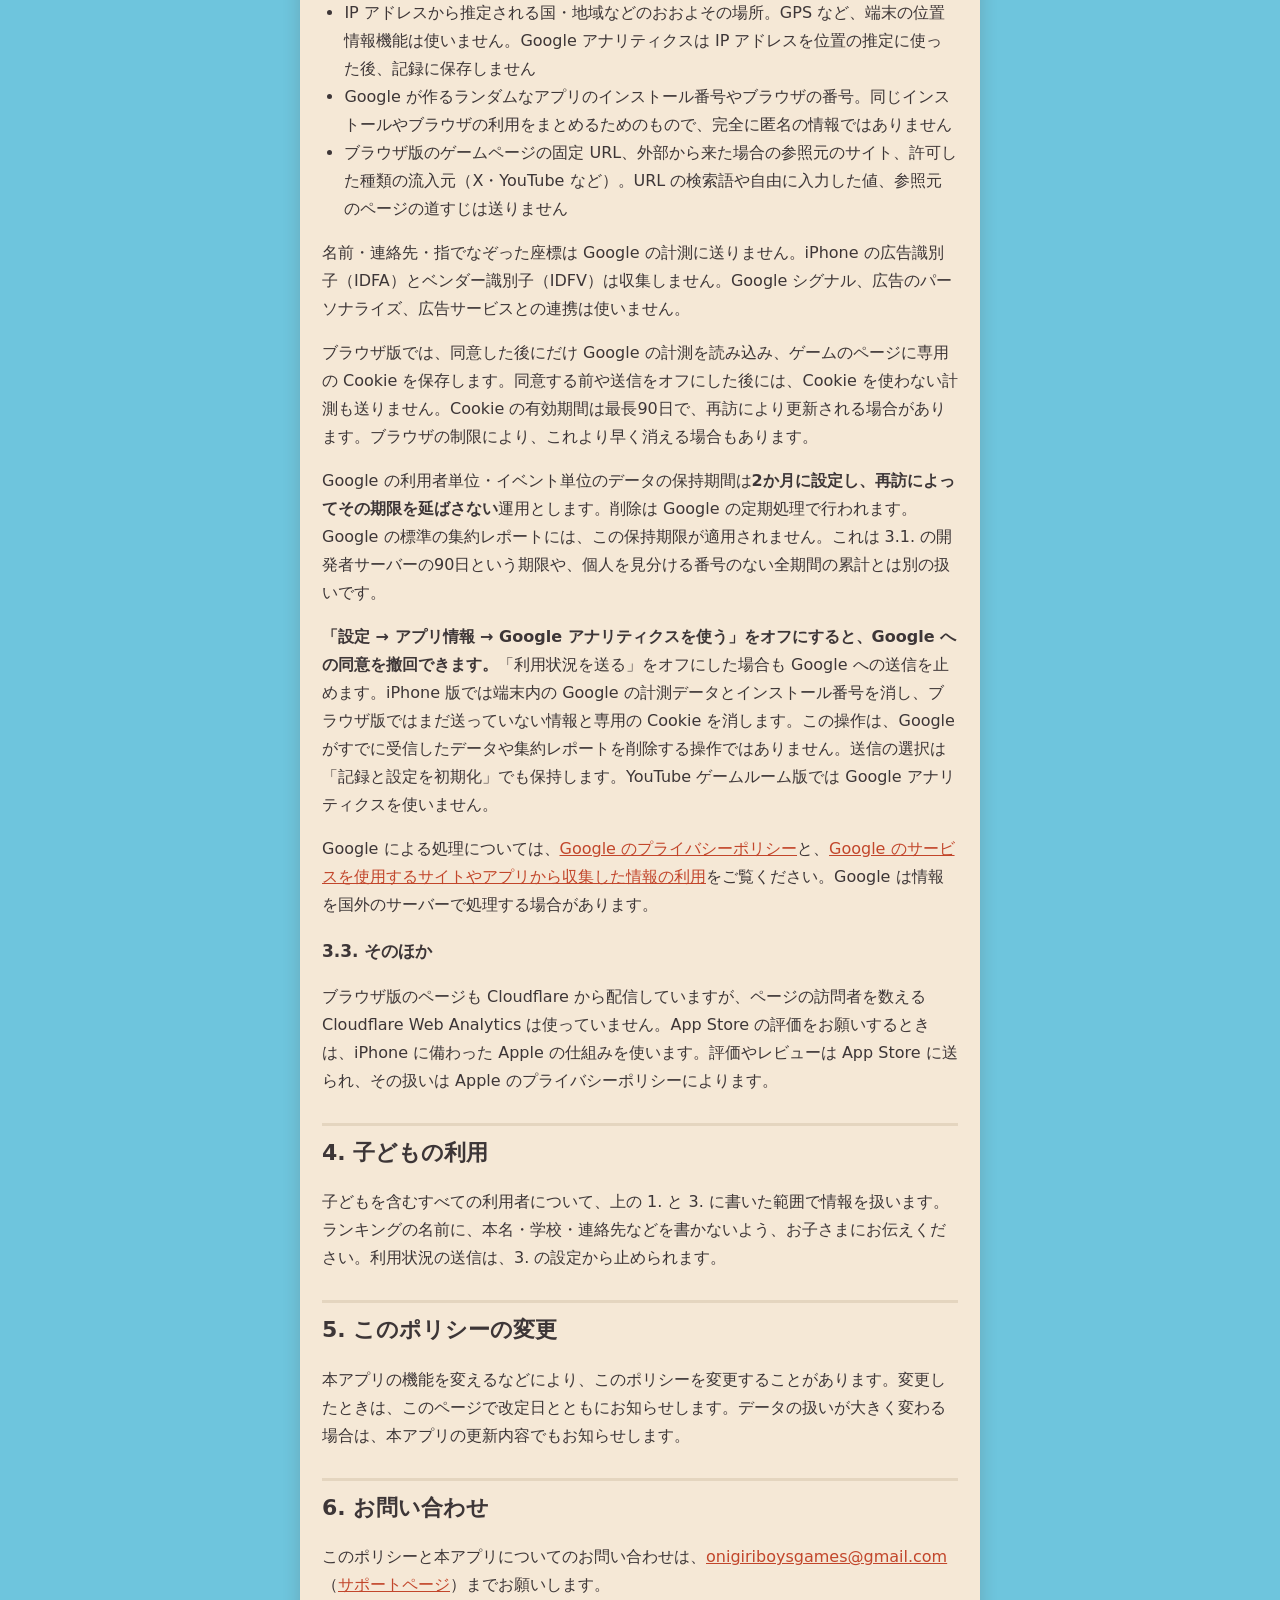
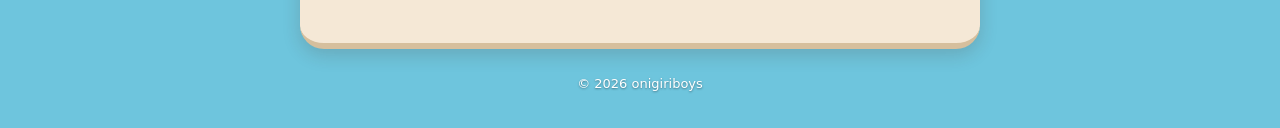
<file: privacy.html>
<!doctype html>
<html lang="ja">
<head>
<meta charset="utf-8">
<meta name="viewport" content="width=device-width, initial-scale=1">
<title>プライバシーポリシー｜ボコボーイ</title>
<meta name="description" content="iPhone向けゲーム「ボコボーイ」のプライバシーポリシー。">
<link rel="alternate" hreflang="en" href="privacy-en.html">
<link rel="stylesheet" href="style.css">
</head>
<body>
<p class="lang"><a href="privacy-en.html" hreflang="en" lang="en">English</a></p>
<main>
  <p class="crumb"><a href="index.html">ボコボーイ</a></p>
  <h1>プライバシーポリシー</h1>
  <p class="date">制定日：2026年10月14日・改定日：2026年11月20日（同意した方の Google アナリティクス利用を追加。利用状況・累計掘削距離の計測は11月18日に追加）</p>

  <p>「ボコボーイ」（iPhone 版と、<a href="https://onigiriboys.com/bokoboy/">onigiriboys.com</a> で遊べるブラウザ版。以下「本アプリ」）の開発者 onigiriboys（以下「開発者」）は、本アプリを利用する方の個人情報とプライバシーを大切に扱います。本アプリでの情報の扱いは次のとおりです。</p>

  <h2>1. ランキングで集める情報</h2>
  <p>本アプリのランキングに<strong>参加した方の、次の情報</strong>を、開発者のサーバー（Cloudflare 社のサービスを使っています）に送って保存します。ランキングへの参加は任意です。利用状況の計測については 3. をご覧ください。</p>
  <ul>
    <li>ランキングに出す名前（利用者が入力したもの）</li>
    <li>記録：深さ・遊んだ日時・そのときの編成（選んだ味方）</li>
    <li>本アプリが作った無作為の番号（参加した方ごとの番号と合い言葉、名前の報告に使う端末ごとの番号）。端末の情報や Apple ID とは結び付きません</li>
  </ul>
  <p>名前と記録は、ランキングとして<strong>ほかの利用者にも見えます。</strong>名前に本名や連絡先を書かないでください。使い道は、ランキングを表示することと、不適切な名前に対応することだけです。広告や追跡には使わず、第三者に売ったり渡したりしません。IP アドレスなどの通信の情報は、記録として保存しません（通信の途中では Cloudflare 社が扱います）。</p>
  <p>ランキングの一覧を見るときも通信しますが、参加していなければ、ランキングの利用者を見分ける情報は送りません。iPhone 版とブラウザ版のランキングは同じで、扱いも同じです（ブラウザ版の記録は、iPhone 版の記録とは別の参加者として載ります）。キーボードで操作した回の記録はランキングに送りません。</p>
  <p><strong>名前と記録は、本アプリの「ランキング → 自己ベスト → ランキングから自分の記録を消す」で、いつでもサーバーから消せます。</strong>不適切な名前は、ランキングの画面から報告できます。報告が集まった名前は自動で隠し、開発者が確認して、名前を戻すか、ランキングから外します。</p>

  <h2>2. 端末の中に保存する情報</h2>
  <p>遊んだ記録を残すため、次の情報を<strong>お使いの端末の中</strong>（ブラウザ版では、そのブラウザの中）に保存します。このうち、1. のランキングと 3. の利用状況に書いた情報はサーバーにも送ります。</p>
  <ul>
    <li>編成（選んだ味方）と設定（言語・音量・操作感度・斬撃の見た目）</li>
    <li>自己ベストの深さとその日時・そのときの編成、プレイ回数、これまでに届いた深さの合計、解放した仲間</li>
    <li>練習ラウンドを遊んだかどうか</li>
    <li>App Store のレビューをお願いした版と日時（同じ版で何度もお願いしないため）</li>
    <li>ランキングの名前・番号・合い言葉、まだ送れていない記録、自分の画面で隠した人</li>
    <li>利用状況を送るかどうか、計測用の無作為の番号、まだ送れていない利用状況</li>
    <li>Google アナリティクスへの同意・拒否の選択。利用に同意した場合は、Google の計測用の番号と一時的な計測データ（ブラウザ版では Cookie）</li>
  </ul>
  <p>これらは本アプリを削除すると消えます（ブラウザ版は、ブラウザで onigiriboys.com のサイトのデータを消すと消えます。ランキングのサーバーにある名前と記録は、先に上の 1. の方法で消してください。手元の合い言葉が無くなると、ご自身では消せなくなります）。記録と設定は、本アプリの「設定 → 記録と設定を初期化」からも消せますが、ランキングの参加情報と、利用状況の送信・Google アナリティクスの選択は残します。端末のバックアップ（iCloudなど）に含まれる場合がありますが、その扱いはAppleと利用者の設定によります。</p>

  <h2>3. 広告・解析・追跡</h2>
  <p>本アプリに広告はありません。以下の利用状況はゲームを改善するために使い、広告や、ほかの会社のアプリ・サイトをまたぐ広告目的の追跡には使いません。</p>
  <h3>3.1. 開発者のサーバーでの計測</h3>
  <p>ゲームの遊ばれ方や練習の分かりやすさを改善するため、iPhone 版と onigiriboys.com のブラウザ版から、次の利用状況を開発者のサーバー（Cloudflare）へ送ります。ランキングへの参加とは別の仕組みです。</p>
  <ul>
    <li>起動・利用の終了、プレイや練習の開始と終了、成功・時間切れ・途中でやめたこと、練習の各手順、仲間や斬撃の解放</li>
    <li>その日時、利用時間、深さ・コンボ数・攻撃数・壁への接触数・最高高度・記録更新、そのときの編成、キーボードを使ったかどうか</li>
    <li>アプリの版、iPhone 版かブラウザ版か、画面の言語</li>
    <li>本アプリが作った計測専用の無作為の番号と、その回の起動・プレイを区別する番号。同じインストールからの利用をまとめるために使います。ランキングの番号・名前や、Apple ID とは結び付けません</li>
  </ul>
  <p>この開発者サーバーへの計測には、名前・連絡先・広告の番号・端末の機種・位置情報・閲覧したページの URL・指でなぞった座標は送りません。IP アドレスとブラウザの種類の情報は、計測の記録として保存しません（通信の途中では Cloudflare 社が扱います）。個別の計測の記録はほかの利用者に公開せず、90日を過ぎたものを毎時の定期処理などで削除します。削除まで最大約1時間のずれがあります。販売もしません。</p>
  <p>ゲーム全体で掘った距離を知るため、受信した成功回の深度と成功数を合計します。iPhone 版かブラウザ版か、本番か練習か、キーボードを使ったかの区分と、最初・最後の成功日時だけを残し、個人・インストール・起動・ラウンドを見分ける番号や編成は残しません。<strong>この個人を見分ける番号のない全期間の集計は、個別の記録を90日で消した後も保持します。</strong>本番と、練習・キーボードを使った回の合計は別々に扱います。</p>
  <p><strong>「設定 → アプリ情報 → 利用状況を送る」で、いつでも送信を止められます。</strong>オフにすると、まだ送っていない利用状況と端末内の計測用の番号を消します。再びオンにしたときは新しい番号を使います。すでに届いた個別の記録はこの操作では消えず、90日を過ぎたものから削除します。すでに加算した全期間の集計からは差し引きません。送らなくても同じように遊べます。YouTube ゲームルーム版からは、この計測先へ送りません。</p>
  <h3>3.2. 同意した方の Google アナリティクス</h3>
  <p>Google アナリティクスに対応した版では、ゲームの利用状況を集計するため、Google LLC のサービス（iPhone 版は Firebase Analytics、ブラウザ版は Google タグ）も使います。<strong>説明画面で「同意する」を選ぶか、「設定 → アプリ情報 → Google アナリティクスを使う」をオンにした方だけが対象です。</strong>初期状態ではオフで、以前の利用状況の設定を Google への同意として引き継ぎません。同意しなくても、同じように遊べます。</p>
  <p>同意があり、かつ「利用状況を送る」がオンのあいだ、次の情報を Google へ送ります。ランキングの名前・番号・合い言葉や、開発者サーバー用の計測番号は Google へ渡しません。</p>
  <ul>
    <li>プレイや練習の開始・終了・結果、練習の手順、仲間や斬撃の解放、深さ・コンボ数・攻撃数・壁への接触数・最高高度・利用時間・記録更新、そのときの編成、キーボードを使ったかどうか、アプリの版</li>
    <li>Google の仕組みが自動で計測する、アプリの初回起動・更新・利用開始などの出来事や利用時間、端末の種類・OS・ブラウザ・言語などの情報</li>
    <li>IP アドレスから推定される国・地域などのおおよその場所。GPS など、端末の位置情報機能は使いません。Google アナリティクスは IP アドレスを位置の推定に使った後、記録に保存しません</li>
    <li>Google が作るランダムなアプリのインストール番号やブラウザの番号。同じインストールやブラウザの利用をまとめるためのもので、完全に匿名の情報ではありません</li>
    <li>ブラウザ版のゲームページの固定 URL、外部から来た場合の参照元のサイト、許可した種類の流入元（X・YouTube など）。URL の検索語や自由に入力した値、参照元のページの道すじは送りません</li>
  </ul>
  <p>名前・連絡先・指でなぞった座標は Google の計測に送りません。iPhone の広告識別子（IDFA）とベンダー識別子（IDFV）は収集しません。Google シグナル、広告のパーソナライズ、広告サービスとの連携は使いません。</p>
  <p>ブラウザ版では、同意した後にだけ Google の計測を読み込み、ゲームのページに専用の Cookie を保存します。同意する前や送信をオフにした後には、Cookie を使わない計測も送りません。Cookie の有効期間は最長90日で、再訪により更新される場合があります。ブラウザの制限により、これより早く消える場合もあります。</p>
  <p>Google の利用者単位・イベント単位のデータの保持期間は<strong>2か月に設定し、再訪によってその期限を延ばさない</strong>運用とします。削除は Google の定期処理で行われます。Google の標準の集約レポートには、この保持期限が適用されません。これは 3.1. の開発者サーバーの90日という期限や、個人を見分ける番号のない全期間の累計とは別の扱いです。</p>
  <p><strong>「設定 → アプリ情報 → Google アナリティクスを使う」をオフにすると、Google への同意を撤回できます。</strong>「利用状況を送る」をオフにした場合も Google への送信を止めます。iPhone 版では端末内の Google の計測データとインストール番号を消し、ブラウザ版ではまだ送っていない情報と専用の Cookie を消します。この操作は、Google がすでに受信したデータや集約レポートを削除する操作ではありません。送信の選択は「記録と設定を初期化」でも保持します。YouTube ゲームルーム版では Google アナリティクスを使いません。</p>
  <p>Google による処理については、<a href="https://policies.google.com/privacy?hl=ja">Google のプライバシーポリシー</a>と、<a href="https://policies.google.com/technologies/partner-sites?hl=ja">Google のサービスを使用するサイトやアプリから収集した情報の利用</a>をご覧ください。Google は情報を国外のサーバーで処理する場合があります。</p>
  <h3>3.3. そのほか</h3>
  <p>ブラウザ版のページも Cloudflare から配信していますが、ページの訪問者を数える Cloudflare Web Analytics は使っていません。App Store の評価をお願いするときは、iPhone に備わった Apple の仕組みを使います。評価やレビューは App Store に送られ、その扱いは Apple のプライバシーポリシーによります。</p>

  <h2>4. 子どもの利用</h2>
  <p>子どもを含むすべての利用者について、上の 1. と 3. に書いた範囲で情報を扱います。ランキングの名前に、本名・学校・連絡先などを書かないよう、お子さまにお伝えください。利用状況の送信は、3. の設定から止められます。</p>

  <h2>5. このポリシーの変更</h2>
  <p>本アプリの機能を変えるなどにより、このポリシーを変更することがあります。変更したときは、このページで改定日とともにお知らせします。データの扱いが大きく変わる場合は、本アプリの更新内容でもお知らせします。</p>

  <h2>6. お問い合わせ</h2>
  <p>このポリシーと本アプリについてのお問い合わせは、<a href="mailto:onigiriboysgames@gmail.com">onigiriboysgames@gmail.com</a>（<a href="index.html#contact">サポートページ</a>）までお願いします。</p>
</main>
<footer>© 2026 onigiriboys</footer>
</body>
</html>
</file>
<file: style.css>
/* ボコボーイ（2026-10-12に Air Combo Lab から改名）のサポート・プライバシーポリシーのページ。色はゲームの画面（scripts/m1/ui.gd）と同じ。
   日本語（index.html・privacy.html）と英語（en.html・privacy-en.html）の4枚で共有する。 */
:root {
  --sky: #6ec5dd;
  --cream: #f5e8d6;
  --cream-light: #fbf3e7;
  --edge: #d6bf9d;
  --ink: #3d3637;
  --ink-soft: #665f66;
  --terracotta: #c2462b;
  --title: #f8eddd;
  --title-rim: #b98f66;
}
* { box-sizing: border-box; }
body {
  margin: 0;
  background: var(--sky);
  color: var(--ink);
  font-family: "Hiragino Maru Gothic ProN", "Hiragino Sans", "Yu Gothic", "Noto Sans JP", system-ui, sans-serif;
  line-height: 1.75;
  -webkit-text-size-adjust: 100%;
}
.hero { text-align: center; padding: 40px 16px 8px; }
.hero .icon { border-radius: 24px; box-shadow: 0 6px 16px rgba(61, 40, 25, .25); }
.hero h1 {
  margin: 16px 0 0;
  font-size: 40px;
  line-height: 1.1;
  color: var(--title);
  -webkit-text-stroke: 2px var(--title-rim);
  paint-order: stroke fill;
  text-shadow: 0 4px 0 rgba(61, 40, 30, .35);
}
.tagline { margin: 8px 0 0; color: #fff; font-weight: bold; text-shadow: 0 1px 3px rgba(32, 48, 58, .5); }
.lang { max-width: 680px; margin: 16px auto 0; padding: 0 16px; text-align: right; font-size: 14px; }
.lang a { color: #fff; font-weight: bold; text-shadow: 0 1px 2px rgba(32, 48, 58, .5); }
main {
  max-width: 680px;
  margin: 24px auto;
  padding: 24px 22px 28px;
  background: var(--cream);
  border-radius: 24px;
  border-bottom: 6px solid var(--edge);
  box-shadow: 0 6px 18px rgba(77, 46, 26, .18);
}
.lang + main { margin-top: 8px; }
@media (max-width: 712px) { main { margin: 16px; } .lang + main { margin-top: 8px; } }
h1 { font-size: 28px; margin: 4px 0; }
h2 { font-size: 22px; margin: 28px 0 8px; padding-top: 8px; border-top: 3px solid #e4d5bf; }
h3 { font-size: 17px; margin: 18px 0 4px; }
p, li { font-size: 16px; }
ul, ol { padding-left: 1.4em; }
a { color: var(--terracotta); overflow-wrap: anywhere; }
.crumb { margin: 0; font-size: 14px; }
.date { color: var(--ink-soft); font-size: 14px; margin-top: 0; }
.contact { background: var(--cream-light); padding: 12px 16px; border-radius: 14px; }
.links { margin-top: 28px; }
footer { text-align: center; color: #fff; font-size: 13px; padding: 0 16px 32px; text-shadow: 0 1px 2px rgba(32, 48, 58, .5); }
</file>
